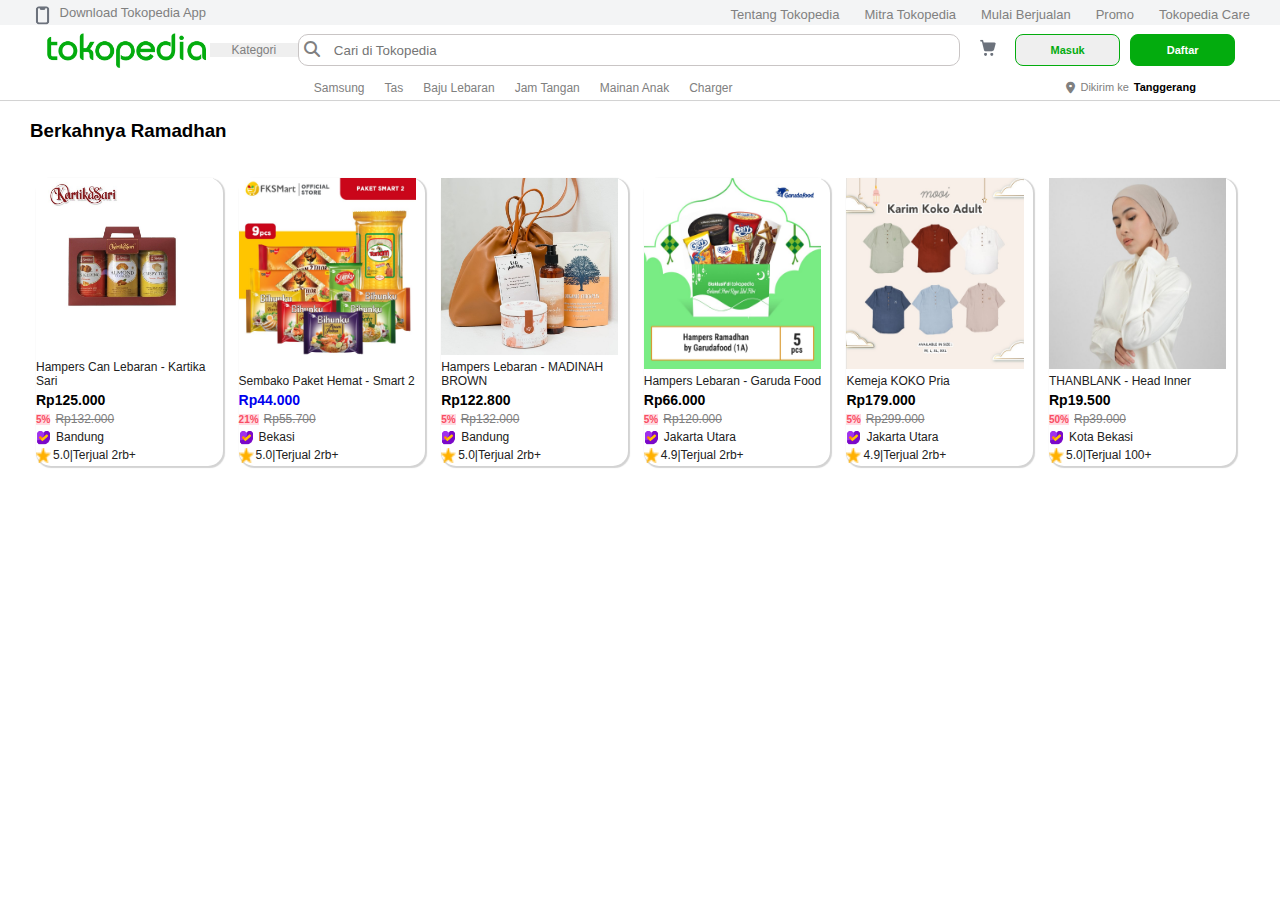
<file: index.html>
<!DOCTYPE html>
<html lang="en">
<head>
    <meta charset="UTF-8">
    <meta http-equiv="X-UA-Compatible" content="IE=edge">
    <meta name="viewport" content="width=device-width, initial-scale=1.0">
    <link rel="stylesheet" href="https://cdnjs.cloudflare.com/ajax/libs/font-awesome/6.4.0/css/all.min.css">
    <title>Tokopedia</title>
    <link rel="stylesheet" href="tokopedia.css">
</head>
<body>
    <div class="container-header">
        <div class="wrapper-header">
            <!-- TOP HEADER -->
            <div class="top-header">
                <div class="download">
                    <img src="1.png" alt="">
                    <!-- <ul><a href=""><i class="fa-solid fa-mobile"></i></a></ul> -->
                    <p><span style="color: grey;">download tokopedia app</span></p>
                </div>
                <nav class="top-navbar">
                    <ul><a href="#">tentang tokopedia</a></ul>
                    <ul><a href="#">mitra tokopedia</a></ul>
                    <ul><a href="#">mulai berjualan</a></ul>
                    <ul><a href="#">promo</a></ul>
                    <ul><a href="#">tokopedia care</a></ul>
                </nav>
                <!-- <li><a href=""><i class="fa-solid fa-bars"></i></a>
                </li> -->
            </div>
            <!-- MIDDLE HEADER -->
            <div class="middle-header">
                <div class="logo">
                    <img src="2.png" alt="">
                </div>
                <div class="logo-kategori">
                    <button class="Kategori">Kategori</button>
                </div>
                <form style="margin:auto">
                    <div class="box-search">
                        <i class="fa-duotone fa-solid fa-magnifying-glass"></i>
                        <input class="search-bar" type="text"
                            placeholder="Cari di Tokopedia" > 
                    </div>
                </form>
                <!-- <div class="box-search">
                    <div class="search-bar">
                        <img src="3.png" alt="">
                        <input placeholder="Cari di Tokopedia">
                    </div>
                </div> -->
                <div class="keranjang">
                    <div class="logo-keranjang">
                        <img src="4.png" alt="">
                    </div>
                </div>
                <div class="button-header">
                    <button class="masuk">Masuk</button>
                    <button class="daftar">Daftar</button>
                </div>
            </div>
            <!-- BOTTOM HEADER -->
            <div class="bottom-header">
                <div class="gap-left-bottom">
                </div>
                <nav class="bottom-navbar">
                    <ul><a href="#">Samsung</a></ul>
                    <ul><a href="#">Tas</a></ul>
                    <ul><a href="#">Baju Lebaran</a></ul>
                    <ul><a href="#">Jam Tangan</a></ul>
                    <ul><a href="#">Mainan Anak</a></ul>
                    <ul><a href="#">Charger</a></ul>
                </nav>
                <div class="location">
                    <ul><a href=""><i class="fa-sharp fa-solid fa-location-dot"></i></a></ul>
                    <div class="dikirim">
                        <p>Dikirim ke</p>
                    </div>
                    <div class="city-name">
                        <p>Tanggerang</p>
                    </div>
                </div>
            </div>
        </div>
    </div>

    <!-- CONTENT LIST ITEMS -->
    <div class="container-content">
        <div class="wrapper-content">
            <h3> Berkahnya Ramadhan</h3>
            <div class="content">
                <div class="content1">
                    <img src="Content1 parsel.jpg" alt="">
                    <div class="detail-content">
                        <p>Hampers Can Lebaran - Kartika Sari</p>
                        <h4>Rp125.000</h4>
                        <div class="discount">
                            <p class="rate-discount">5%</p>
                            <p class="harga" style="color: grey;"><del>Rp132.000</del></p>
                        </div>
                        <div class="store-location">
                            <img src="14.png" alt="">
                            <p>Bandung</p>
                        </div>
                        <div class="rating">
                            <img src="icon-bintang.png" alt="">
                            <p>5.0|Terjual 2rb+</p>
                        </div>
                    </div>
                </div>
                <a href="tokopedia-content.html" class="content1">
                    <img src="Content2 paket sembako.jpg" alt="">
                    <div class="detail-content">
                        <p>Sembako Paket Hemat - Smart 2</p>
                        <h4>Rp44.000</h4>
                        <div class="discount">
                            <p class="rate-discount">21%</p>
                            <p style="color: grey;"><del>Rp55.700</del></p>
                        </div>
                        <div class="store-location">
                            <img src="14.png" alt="">
                            <p>Bekasi</p>
                        </div>
                        <div class="rating">
                            <img src="icon-bintang.png" alt="">
                            <p>5.0|Terjual 2rb+</p>
                        </div>
                    </div>
                </a>
                <div class="content1">
                    <img src="Content3 hampers.jpg" alt="">
                    <div class="detail-content">
                        <p>Hampers Lebaran - MADINAH BROWN</p>
                        <h4>Rp122.800</h4>
                        <div class="discount">
                            <p class="rate-discount">5%</p>
                            <p style="color: grey;"><del>Rp132.000</del></p>
                        </div>
                        <div class="store-location">
                            <img src="14.png" alt="">
                            <p>Bandung</p>
                        </div>
                        <div class="rating">
                            <img src="icon-bintang.png" alt="">
                            <p>5.0|Terjual 2rb+</p>
                        </div>
                    </div>
                </div>
                <div class="content1">
                    <img src="Content4 ramadhan.jpg" alt="">
                    <div class="detail-content">
                        <p>Hampers Lebaran - Garuda Food</p>
                        <h4>Rp66.000</h4>
                        <div class="discount">
                            <p class="rate-discount">5%</p>
                            <p style="color: grey;"><del>Rp120.000</del></p>
                        </div>
                        <div class="store-location">
                            <img src="14.png" alt="">
                            <p>Jakarta Utara</p>
                        </div>
                        <div class="rating">
                            <img src="icon-bintang.png" alt="">
                            <p>4.9|Terjual 2rb+</p>
                        </div>
                    </div>
                </div>
                <div class="content1">
                    <img src="Content5 kemeja koko pria.jpg" alt="">
                    <div class="detail-content">
                        <p>Kemeja KOKO Pria</p>
                        <h4>Rp179.000</h4>
                        <div class="discount">
                            <p class="rate-discount">5%</p>
                            <p style="color: grey;"><del>Rp299.000</del></p>
                        </div>
                        <div class="store-location">
                            <img src="14.png" alt="">
                            <p>Jakarta Utara</p>
                        </div>
                        <div class="rating">
                            <img src="icon-bintang.png" alt="">
                            <p>4.9|Terjual 2rb+</p>
                        </div>
                    </div>
                </div>
                <div class="content1">
                    <img src="Content6 thanblank.jpg" alt="">
                    <div class="detail-content">
                        <p>THANBLANK - Head Inner</p>
                        <h4>Rp19.500</h4>
                        <div class="discount">
                            <p class="rate-discount">50%</p>
                            <p style="color: grey;"><del>Rp39.000</del></p>
                        </div>
                        <div class="store-location">
                            <img src="14.png" alt="">
                            <p>Kota Bekasi</p>
                        </div>
                        <div class="rating">
                            <img src="icon-bintang.png" alt="">
                            <p>5.0|Terjual 100+</p>
                        </div>
                    </div>
                </div>
            </div>
        </div>
    </div>

</body>
</html>
</file>
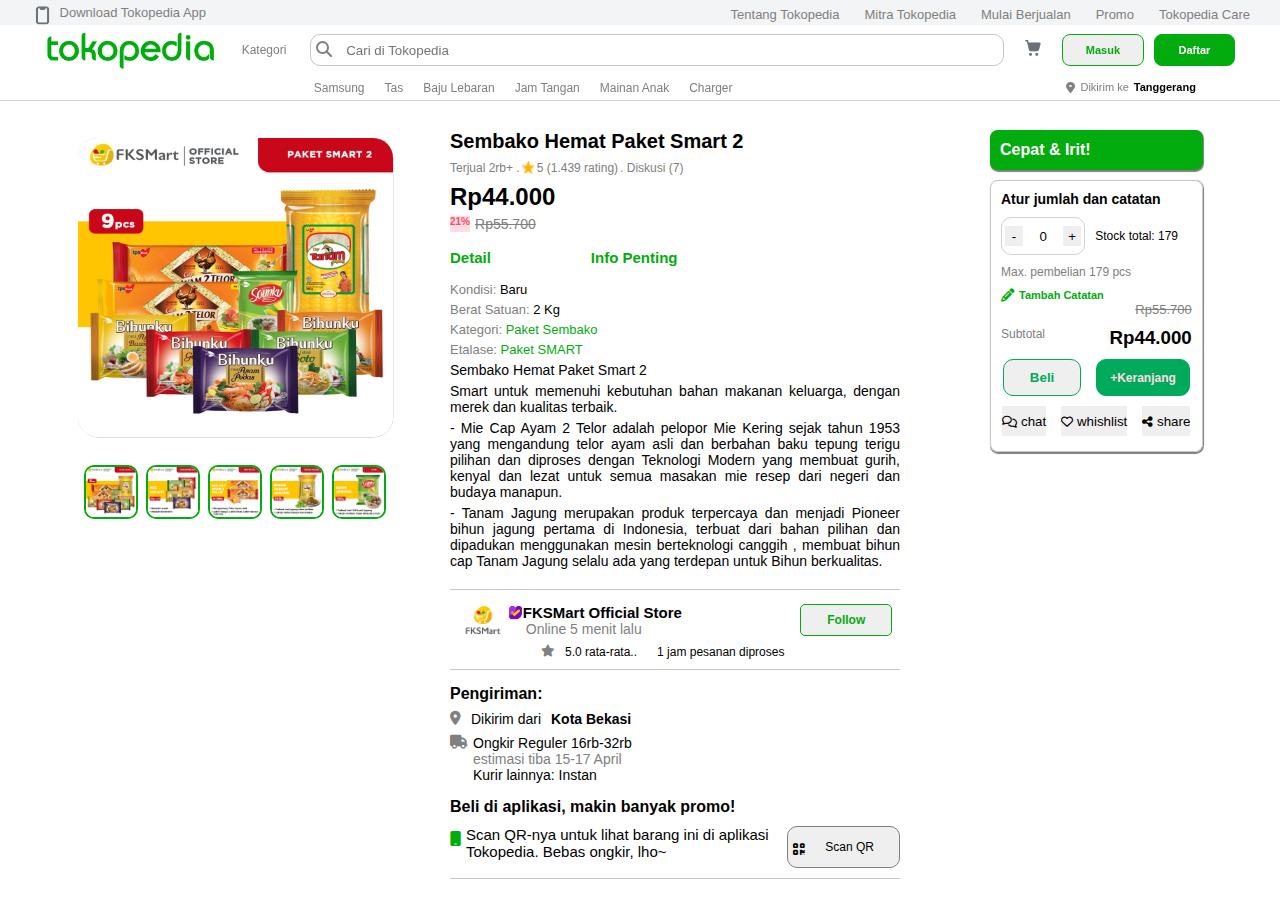
<file: tokopedia-content.html>
<!DOCTYPE html>
<html lang="en">
<head>
    <meta charset="UTF-8">
    <meta http-equiv="X-UA-Compatible" content="IE=edge">
    <meta name="viewport" content="width=device-width, initial-scale=1.0">
    <link rel="stylesheet" href="https://cdnjs.cloudflare.com/ajax/libs/font-awesome/6.4.0/css/all.min.css">
    <title>Tokopedia</title>
    <link rel="stylesheet" href="content.css">
</head>
<body>
    <div class="container-header">
        <div class="wrapper-header">
            <!-- TOP HEADER -->
            <div class="top-header">
                <div class="download">
                    <img src="1.png" alt="">
                    <!-- <ul><a href=""><i class="fa-solid fa-mobile"></i></a></ul> -->
                    <p><span style="color: grey;">download tokopedia app</span></p>
                </div>
                <nav class="top-navbar">
                    <ul><a href="#">tentang tokopedia</a></ul>
                    <ul><a href="#">mitra tokopedia</a></ul>
                    <ul><a href="#">mulai berjualan</a></ul>
                    <ul><a href="#">promo</a></ul>
                    <ul><a href="#">tokopedia care</a></ul>
                </nav>
            </div>
            <!-- MIDDLE HEADER -->
            <div class="middle-header">
                <div class="logo">
                    <img src="2.png" alt="">
                </div>
                <div class="logo-kategori">
                    <button class="Kategori">Kategori</button>
                </div>
                <form style="margin:auto">
                    <div class="box-search">
                        <i class="fa-duotone fa-solid fa-magnifying-glass"></i>
                        <input class="search-bar" type="text"
                            placeholder="Cari di Tokopedia" > 
                    </div>
                </form>
                <!-- <div class="box-search">
                    <div class="search-bar">
                        <img src="3.png" alt="">
                        <input placeholder="Cari di Tokopedia">
                    </div>
                </div> -->
                <div class="keranjang">
                    <div class="logo-keranjang">
                        <img src="4.png" alt="">
                    </div>
                </div>
                <div class="button-header">
                    <button class="masuk">Masuk</button>
                    <button class="daftar">Daftar</button>
                </div>
            </div>
            <!-- BOTTOM HEADER -->
            <div class="bottom-header">
                <div class="gap-left-bottom">
                </div>
                <nav class="bottom-navbar">
                    <ul><a href="#">Samsung</a></ul>
                    <ul><a href="#">Tas</a></ul>
                    <ul><a href="#">Baju Lebaran</a></ul>
                    <ul><a href="#">Jam Tangan</a></ul>
                    <ul><a href="#">Mainan Anak</a></ul>
                    <ul><a href="#">Charger</a></ul>
                </nav>
                <div class="location">
                    <ul><a href=""><i class="fa-sharp fa-solid fa-location-dot"></i></a></ul>
                    <div class="dikirim">
                        <p>Dikirim ke</p>
                    </div>
                    <div class="city-name">
                        <p>Tanggerang</p>
                    </div>
                </div>
            </div>
        </div>
    </div>

    <!-- TOKOPEDIA PRODUCT DETAIL -->
    <div class="container-content">
        <div class="wrapper-content">
            <nav class="content-header-list">
                <ul><a href="#">Home</a></ul>
                <ul><a href="">></a></ul>
                <ul><a href="">Makanan & Minuman</a></ul>
                <ul><a href="">></a></ul>
                <ul><a href="">Hampers, Parsel, dan Paket Makanan</a></ul>
                <ul><a href="">></a></ul>
                <ul><a href="">Paket Sembako</a></ul>
                <ul><a href="">></a></ul>
                <ul><a href="">Sembako Hemat</a></ul>
            </nav>
            <div class="product-details">
                <div class="display-product">
                    <div class="main-img">
                        <img src="Content2 paket sembako.jpg" alt="">
                    </div>
                    <div class="other-img">
                        <img src="Content2 paket sembako.jpg" alt="">
                        <img src="others2.jpg" alt="">
                        <img src="others3.jpg" alt="">
                        <img src="others4.jpg" alt="">
                        <img src="others5.jpg" alt="">
                    </div>
                </div>
                <div class="descriptions">
                    <div class="product-name">
                        <h2>Sembako Hemat Paket Smart 2</h2>
                    </div>
                    <div class="rating-product">
                        <p>Terjual 2rb+  . </p>
                        <img src="icon-bintang.png" alt="">
                        <p> 5 (1.439 rating)</p>
                        <p> . Diskusi (7)</p>
                    </div>
                    <div class="price-product">
                        <h2>Rp44.000</h2>
                    </div>
                    <div class="discount-product">
                        <p class="rate-discount">21%</p>
                        <p class="first-price" style="color: grey;"><del>Rp55.700</del></p>
                    </div>
                    <div class="tab-detail-important">
                        <button class="detail">Detail</button>
                        <button class="info-penting">Info Penting</button>
                    </div>
                    <div class="detail-description">
                        <p> <span style="color: grey;">Kondisi:</span>
                            <span style="color: black;">Baru</span></p>
                        <p> <span style="color: grey;">Berat Satuan:</span>
                            <span style="color: black;">2 Kg</span></p>
                        <p> <span style="color: grey;">Kategori:</span>
                            <span style="color: #03ac0e;">Paket Sembako</span></p>
                        <p> <span style="color: grey;">Etalase:</span>
                            <span style="color: #03ac0e;">Paket SMART</span></p>
                        <div class="isi">
                            <p>Sembako Hemat Paket Smart 2</p>
                            <p class="judul" style="text-align: justify;">Smart untuk memenuhi kebutuhan bahan makanan keluarga, dengan merek dan kualitas terbaik.
                            <p style="text-align: justify;"> - Mie Cap Ayam 2 Telor adalah pelopor Mie Kering sejak tahun 1953 yang mengandung telor ayam asli dan berbahan baku tepung terigu pilihan dan diproses dengan Teknologi Modern yang membuat gurih, kenyal dan lezat untuk semua masakan mie resep dari negeri dan budaya manapun. </p>
                            <p style="text-align: justify;"> - Tanam Jagung merupakan produk terpercaya dan menjadi Pioneer bihun jagung pertama di Indonesia, terbuat dari bahan pilihan dan dipadukan menggunakan mesin berteknologi canggih , membuat bihun cap Tanam Jagung selalu ada yang terdepan untuk Bihun berkualitas.
                            </p>
                        </div>
                    </div>
                    <div class="store-profil">
                        <div class="store">
                            <img src="fkslogo.png" alt="">
                            <div class="store-status">
                                <div class="name">
                                    <img src="14.png" alt="">
                                    <h4>FKSMart Official Store</h4>
                                </div>
                                <p style="font-size: 14px;">Online 5 menit lalu</p>
                            </div>
                            <button style="color: #03ac0e; font-weight: bold; font-size: 12px;">Follow</button>
                        </div>
                        <div class="store-activeness">
                            <div class="gap-store-activeness"></div>
                            <i class="fa-solid fa-star" style="color: grey"></i>5.0 rata-rata..</p>
                            <p>1 jam pesanan diproses</p>
                        </div>
                    </div>
                    <div class="pengiriman">
                        <h4>Pengiriman:</h4>
                        <div class="dikirim-dari">
                            <i class="fa-sharp fa-solid fa-location-dot" style="color: grey;"></i>
                            <p>Dikirim dari</p>
                            <p style="font-weight: bold;">Kota Bekasi</p>
                        </div>
                        <div class="ongkir">
                            <i class="fa-duotone fa-solid fa-truck" style="color: grey;"></i>
                            <div class="ket-ongkir">
                                <p>Ongkir Reguler 16rb-32rb</p>
                                <p style="color: grey;">estimasi tiba 15-17 April</p>
                                <p>Kurir lainnya: Instan</p>
                                <!-- <p>lihat pilihan kurir</p> -->
                            </div>
                        </div>
                    </div>
                    <div class="promosi">
                        <h4>Beli di aplikasi, makin banyak promo!</h4>
                        <div class="promo-app">
                            <i class="fa-solid fa-mobile" style="color: #03ac0e;"></i>
                            <p>Scan QR-nya untuk lihat barang ini di aplikasi Tokopedia. Bebas ongkir, lho~</p>
                            <button>
                                <i class="fa-solid fa-qrcode"></i>
                                <p style="font-size: 12px;">Scan QR</p>
                            </button>
                        </div>
                    </div>

                </div>
                
                <div class="flying-box">
                    <div class="tab">
                        <p>Cepat & Irit!</p>
                    </div>
                    <div class="box-order">
                        <div class="kuantitas">
                            <p class="atur">Atur jumlah dan catatan</p>
                            <div class="stock-quantity">
                                <form id='myform' method='POST' class='quantity' action='#'>
                                    <input type='button' value='-' class='qtyminus minus' field='quantity' />
                                    <input type='text' name='quantity' value='0' class='qty' />
                                    <input type='button' value='+' class='qtyplus plus' field='quantity' />
                                </form>
                                <p>Stock total: 179</p>
                            </div>
                            <p class="max">Max. pembelian 179 pcs</p>
                            <div class="catatan">
                                <i class="fa-solid fa-pencil"></i>
                                <p>Tambah Catatan</p>
                            </div>
                        </div>
                        <div class="total-kuantitas">
                            <p class="then"><del>Rp55.700</del></p>
                            <div class="subtotal">
                                <p>Subtotal</p>
                                <h3>Rp44.000</h3>
                            </div>
                            <div class="buy-cart">
                                <button class="beli">Beli</button>
                                <button class="cart">+Keranjang</button>
                            </div>
                            <div class="whishlist">
                                <button><i class="fa-regular fa-comments"></i> chat </button>
                                <button><i class="fa-regular fa-heart"></i> whishlist </button>
                                <button><i class="fa-solid fa-share-nodes"></i> share </button>
                            </div>
                        </div>
                    </div>
                </div>
            </div>
        </div>
    </div>
</body>
</html>
</file>
<file: tokopedia.css>
*{
    padding: 0;
    margin: 0;
    box-sizing: inherit;
    font-family: Verdana, Geneva, Tahoma, sans-serif;
}
body{
    width: 100%;
}
.container-header{
    width: 100%;
    min-height: 50px;
}

.wrapper-header{
    width: 100%;
    box-shadow: 0.5px 0.5px 0.5px 0.5px lightgray ;
}
/* TOP-HEADER */
.top-header{
    display: flex;
    justify-content: space-between;
    background-color: #f3f4f5;
    text-transform: capitalize;
    padding: 5px 0px 0px 0px;
    font-weight: lighter;
}

.top-navbar ul a{
    text-decoration: none;
    color: #808080;
    font-size: 13px;
}

.download{
    display: flex;
    gap: 10px;
    font-size: 13px;
    margin-left: 35px;
}

.download img{
    color: grey;
    height: 20px;
}

.top-navbar{
    display: flex;
    list-style-type: none;
    gap: 25px;
    margin-right: 30px;
}

.top-navbar li a{
    text-decoration: none;
    color: grey;
    font-size: 13px;
}

.top-header li{
    text-decoration: none;
    list-style-type: none;
}

.top-header li a{
    color: #808080;
    right: 5%;
}

/* MIDDLE HEADER */
.middle-header{
    display: flex;
    /* justify-content: space-around; */
    /* gap: 10px; */
    height: 50px;
    width: 93%;
    margin:auto;
}
.logo{
    width: 15%;
    display: flex;
    align-items: center;
    /* align-content: flex-start; */
}
.logo img{
    display: flex;
    width: 100%;
}
.logo-kategori{
    width: 8%;
    display: flex;
    /* margin-right: 100px; */
    align-items: center;
    text-align: center;
}

.logo-kategori button{
    width: 100%;
    color: grey;
    font-size: 12px;
    font-weight: lighter;
    cursor: pointer;
    border: none;
}

form{
    width: 60%;
    height: 30px;
    display: flex;
    border: 1px solid #c9c5c5;
    border-radius: 10px;
    align-items: center;

}
.box-search i {
    position: absolute;
    display: flex;
    align-items: center;
    color: grey;
}

.box-search {
    width: 100%;
    margin: 5px;
}

.search-bar {
    width: 90%;
    text-align: start;
    margin-left: 30px;
    border: none;
}
/* .box-search{
    display: flex;
    width: 55%;
    align-items: center;

}
.search-bar{
    width: 100%;
    height: 15px;
    display: flex;

    border: 1px solid #c9c5c5;
    border-radius: 10px;
    align-items: center;
    gap: 15px;
    padding: 8px;
}

.search-bar img{
    width: 20px;
    height: 20px;
}

.search-bar input{
    border: none;
} */
.keranjang{
    display: flex;
    justify-content: center;
    width: 5%;
    align-items: center;
}

.logo-keranjang img{
    width: 20px;
    height: 20px;
}

.button-header{
    width: 20%;
    gap: 10px;
    display: flex;
    align-items: center;
    justify-content: center;

}

.button-header .masuk{
    width: 50%;
    height: 30px;
    border: 0.1px solid #03ac0e;
    border-radius: 8px;
    font-weight: bold; 
    color: #03ac0e; 
    font-size: 11px;
    cursor: pointer;
}

.button-header .daftar{
    width: 50%;
    height: 30px;
    border: 0.1px solid #03ac0e;
    border-radius: 8px;
    font-weight: bold; 
    background-color: #03ac0e; 
    color: #ffff;
    font-size: 11px;
    cursor: pointer;
}

/* BOTTOM HEADER */
.bottom-header{
    display: flex;
    height: 25px;
    width: 98%;
    margin:auto;
    align-items: center;
}

.gap-left-bottom{
    width: 24%;
}

.bottom-navbar{
    display: flex;
    font-size: 12px;
    color: grey;
    width: 60%;
    list-style-type: none;
    gap: 20px;
}

.bottom-navbar ul a{
    text-decoration: none;
    color: #808080;
}

.location{
    display: flex;
    gap: 5px;
    font-size: 12px;
}

.location ul a{
    color: grey;
}

.dikirim{
    width: 50%;
}
.dikirim p{
    font-weight: lighter;
    color: grey;
    font-size: 11px;
}

.city-name{
    width: 50%;
}

.city-name p{
    font-weight: bold;
    font-size: 11px;
    
}

/* CONTENT LIST ITEMS */
.container-content{
    width: 100%;
}

.wrapper-content{
    display: flex;
    flex-direction: column;
    /* justify-content: space-around; */
    /* gap: 10px; */
    height: 50px;
    /* width: auto; */
    margin:auto;
    gap: 10px;
}

.wrapper-content h3{
    margin: 20px 10px 20px 30px;
    text-align: left;
    font-weight: 15px;
}

.content{
    display: flex;
    flex-wrap: wrap;
    /* flex-direction: row; */
    gap: 10px;
    padding: 3px 3px 3px 3px;
    margin-left: 30px;
}

.content1{
    display: flex;
    flex-direction: column;
    width: 15%;
    /* border: solid 1px grey; */
    gap: 5px;
    transition: transform 0.3s ease;
    border-radius: 15px;
    box-shadow: 1px 1px 1px 0.5px lightgray ;
    margin: 3px 3px 3px 3px;
    
}

.content1:hover{
    transform: scale(1.1);
}

.content1 img{
    display: flex;
    justify-content: center;
    align-content: center;
    width: 95%;
    height: 90%;
}

/* .contenty{
    display: flex;
    flex-direction: column;
    width: 16%;
    border: solid 1px grey;
    gap: 5px;
    transition: transform 0.3s ease;
    border-radius: 15px;
    box-shadow: 1px 1px 1px 0.5px lightgray ;
    margin: 3px 3px 3px 3px;
    box-sizing: inherit;
}

.contenty:hover{
    transform: scale(1.1);
} */

.content a.content1{
    text-decoration: none;
}
/* .detail-content{
    display: flex;
    flex-direction: column;
    margin-left: 0px 2px 2px 8px;
    text-decoration: none;
} */
.detail-content p{
    font-size: 12px;
    color: #212121;
    white-space: pre-wrap;
    word-break: keep-all;
    margin-bottom: 4px;
    text-decoration: none;
    box-sizing: inherit;
}

.detail-content h4{
    font-weight: bold;
    font-size: 14px;
    margin-bottom: 4px;
    box-sizing: inherit;
}

.detail-content .discount{
    display: flex;
    gap: 5px;
    /* height: 30px; */
    align-items: center;
    box-sizing: inherit;
}

.discount p.rate-discount{
    font-weight: bold;
    font-size: 10px;
    color: #f94d63;
    background-color: #ffdbe2;
    height: fit-content;
}

.store-location{
    display: flex;
    align-items: left;
    gap: 5px;
    width: 100%;
    box-sizing: inherit;
}

.store-location img{
    width: 15px;
    height: 15px;
}

.store-location p{
    text-align: center;
}

.rating{
    display: flex;
    gap: 2px;
    box-sizing: inherit;
}

.rating img{
    width: 15px;
    height: 15px;
}

@media screen and (max-width: 600px){
    /* top header */
    .top-header, .logo-kategori, .bottom-header, .gap-left-bottom, .keranjang, .wrapper-content>h3{
        display: none;
    }
    .middle-header{
        gap: 10px;
    }
    .box-search{
        width: 50%;
        /* height: 15%; */
    }

    .button-header{
        width: 30%;
    }
    /* content */

    .wrapper-content{
        display: flex;
        flex-direction: column;
    }
    .content{
        display: flex;
        flex-direction: column;
        align-items: center;
        width: fit-content;
        gap: 30px;
        margin-top: 20px;
    }
    .content1{
        display: flex;
        flex-direction: column;
        width: 85%;
        /* border: solid 1px grey; */
        gap: 5px;
        transition: transform 0.3s ease;
        border-radius: 15px;
        box-shadow: 1px 1px 1px 0.5px lightgray ;
        margin: 3px 3px 3px 3px;
    }
    
    .detail-content p{
        font-size: 10px;
        color: #212121;
        white-space: pre-wrap;
        word-break: keep-all;
        margin-bottom: 2px;
        text-decoration: none;
        box-sizing: inherit;
    }
    
    .detail-content h4{
        font-weight: bold;
        font-size: 12px;
        margin-bottom: 2px;
        box-sizing: inherit;
    }
    
    .detail-content .discount{
        display: flex;
        gap: 3px;
        /* height: 30px; */
        align-items: center;
        box-sizing: inherit;
    }
    
    .discount .harga{
        font-size: 12px;
    }
    .discount p.rate-discount{
        font-weight: bold;
        font-size: 8px;
        color: #f94d63;
        background-color: #ffdbe2;
        height: fit-content;
    }
    
    .store-location{
        display: flex;
        align-items: left;
        gap: 3px;
        width: 100%;
        box-sizing: inherit;
    }
    
    .store-location img{
        width: 15px;
        height: 15px;
    }
    
    .store-location p{
        text-align: center;
    }
    
    .rating{
        display: flex;
        gap: 2px;
        box-sizing: inherit;
    }
    
    .rating img{
        width: 15px;
        height: 15px;
    }


}
</file>
<file: content.css>
*{
    padding: 0;
    margin: 0;
    box-sizing: inherit;
    font-family: Verdana, Geneva, Tahoma, sans-serif;
}

.container-header{
    width: 100%;
}

.wrapper-header{
    width: 100%;
    box-shadow: 0.5px 0.5px 0.5px 0.5px lightgray ;
    position: fixed;
    background-color: white;
}
/* TOP-HEADER */
.top-header{
    display: flex;
    justify-content: space-between;
    background-color: #f3f4f5;
    text-transform: capitalize;
    padding: 5px 0px 0px 0px;
    font-weight: lighter;
    /* position: relative; */
}

.top-navbar ul a{
    text-decoration: none;
    color: #808080;
    font-size: 13px;
}

.download{
    display: flex;
    gap: 10px;
    font-size: 13px;
    margin-left: 35px;
}

.download img{
    color: grey;
    height: 20px;
}

.top-navbar{
    display: flex;
    list-style-type: none;
    gap: 25px;
    margin-right: 30px;
}

.top-navbar li a{
    text-decoration: none;
    color: grey;
    font-size: 13px;
}


/* MIDDLE HEADER */
.middle-header{
    display: flex;
    /* justify-content: space-around; */
    /* gap: 10px; */
    height: 50px;
    width: 93%;
    margin:auto;
    position: sticky;
}
.logo{
    width: 15%;
    display: flex;
    align-items: center;
    /* align-content: flex-start; */
}
.logo img{
    display: flex;
    width: 100%;
}
.logo-kategori{
    width: 8%;
    display: flex;
    /* margin-right: 100px; */
    align-items: center;
    text-align: center;
}

.logo-kategori button{
    width: 100%;
    color: grey;
    background-color: white;
    font-size: 12px;
    font-weight: lighter;
    cursor: pointer;
    border: none;
}

form{
    width: 60%;
    height: 30px;
    display: flex;
    border: 1px solid #c9c5c5;
    border-radius: 10px;
    align-items: center;

}
.box-search i {
    position: absolute;
    display: flex;
    align-items: center;
    color: grey;
}

.box-search {
    width: 100%;
    margin: 5px;
}

.search-bar {
    width: 90%;
    text-align: start;
    margin-left: 30px;
    border: none;
}

.keranjang{
    display: flex;
    justify-content: center;
    width: 5%;
    align-items: center;
}

.logo-keranjang img{
    width: 20px;
    height: 20px;
}

.button-header{
    width: 15%;
    gap: 10px;
    display: flex;
    align-items: center;
    justify-content: center;

}

.button-header .masuk{
    width: 50%;
    height: 30px;
    border: 0.1px solid #03ac0e;
    border-radius: 8px;
    font-weight: bold; 
    color: #03ac0e; 
    font-size: 11px;
    cursor: pointer;
}

.button-header .daftar{
    width: 50%;
    height: 30px;
    border: 0.1px solid #03ac0e;
    border-radius: 8px;
    font-weight: bold; 
    background-color: #03ac0e; 
    color: #ffff;
    font-size: 11px;
    cursor: pointer;
}

/* BOTTOM HEADER */
.bottom-header{
    display: flex;
    height: 25px;
    width: 98%;
    margin:auto;
    align-items: center;
    position: relative;
}

.gap-left-bottom{
    width: 24%;
}

.bottom-navbar{
    display: flex;
    font-size: 12px;
    color: grey;
    width: 60%;
    list-style-type: none;
    gap: 20px;
}

.bottom-navbar ul a{
    text-decoration: none;
    color: #808080;
}

.location{
    display: flex;
    gap: 5px;
    font-size: 12px;
}

.location ul a{
    color: grey;
}

.dikirim{
    width: 50%;
}
.dikirim p{
    font-weight: lighter;
    color: grey;
    font-size: 11px;
}

.city-name{
    width: 50%;
}

.city-name p{
    font-weight: bold;
    font-size: 11px;
    
}

/* TOKOPEDIA PRODUCT DETAIL */ 
  /* header */
.container-content{
    padding-top: 60px;
    width: 100%;

}
.wrapper-content{
    width: 100%;
    /* margin: 0px 60px 0px 60px; */
    /* display: flex; */
}

.content-header-list {
    display: flex;
    flex-direction: row;
    height: 25px;
    margin: 0px 60px 0px 80px;
    gap: 10px;
    padding-top: 10px;
}

.content-header-list ul a{
    text-decoration: none;
    font-size: 12px;
    color: #00aa5b;
}

/* product */
.product-details{
    display: grid;
    grid-template-columns: minmax(400px, 300px) minmax(400px, 480px) minmax(300px, 200px);
    width: auto;
    /* justify-content: center; */
    padding: 25px 10px 10px 30px;
}

.display-product{
    display: flex;
    flex-direction: column;
    width: auto;
    height: 100%;
    padding: 10px 20px 10px 30px;
    gap: 20px;
    /* justify-content: center;  */
}
.display-product .main-img{
    width: 100%;
    display: flex;
    flex-direction: column;
    align-items: center;
}
.main-img{
    display: flex;
    justify-content: center;
    align-items: center;
}
.main-img img{
    width: 90%;
    height: 95%;
    border-radius: 20px;
    box-shadow: 0.1px 0.1px 0.1px 0.1px grey;
}

.display-product .other-img{
    display: flex;
    max-width: 100%;
    gap: 8px;
    justify-content: center;
}

.other-img{
    width: 100%;
    margin: 0;
    
}

.other-img img{
    width: 50px;
    height: 50px;
    border-radius: 10px;
    border: 2px solid #03ac0e;
}

/* description */
.descriptions{
    width: auto;
    padding: 10px 10px 10px 20px;
}

.product-name h2{
    font-size: 20px;
}
.rating-product{
    display: flex;
    font-size: 12px;
    color: #808080;
    padding-top: 8px;
    gap: 2px;
}

.rating-product img{
    width: 13px;
    height: 13px;
}

.price-product{
    padding: 8px 0px 5px 0px;
}

.discount-product{
    display: flex;
    gap: 5px;
    text-align: center;
}

.rate-discount{
    font-size: 10px;
    font-weight: bold;
    color: #f94d63;
    background-color: #ffdbe2;
    text-align: center;
}
.first-price{
    font-size: 14px;
}

.tab-detail-important{
    gap: 100px;
    /* margin-top: 20px; */
    height: 50px;  
    display: flex;  
}

.tab-detail-important button{
    border: none;
    background-color: white;
    font-weight: bold;
    color: #03ac0e;
    font-size: 15px;
}

.detail-description p{
    font-size: 13px;
    padding-bottom: 5px;
    text-justify: distribute;
}
.isi{
    padding-bottom: 15px;
}
.isi p{
    width: auto;
    text-justify: auto;
    font-size: 14px;
}

/* descriptions-profil */
.store-profil{
    width: auto;
    border-top: 0.1px solid #c9c5c5;
    border-bottom: 0.1px solid #c9c5c5;
    padding: 5px 0px 5px 0px;
}

.store-profil .store{
    display: flex;
    width: 100%;
    justify-content: center;
    align-items: center;
}

.store-status{
    width: 65%;
    height: 100%;
    display: flex;
    flex-direction: column;
    justify-content: left;
}
.store-status p{
    padding-left: 18px;
    font-size: 11px;
    color: #808080;
}
.store img{
    width: 50px;
    height: 50px;
}

.store-status .name{
    display: flex;
    align-items: center;
}

.name{
    font-size: 15px;
}

.store-status img{
    width: 15px;
    height: 15px;
}

.store button{
    width: 20%;
    height: 30px;
    border: 0.2px solid #03ac0e;
    border-radius: 5px;
}

.gap-store-activeness{
    width: 18%;
}
.store-activeness{
    display: flex;
    /* padding-left: 40px; */
    font-size: 12px;
    gap: 10px;
    padding-bottom: 5px;
}

/* description pengiriman */
.pengiriman{
    display: flex;
    flex-direction: column;
    gap: 8px;
    padding-top: 15px;
}

.dikirim-dari{
    display: flex;
    gap: 10px;
    font-size: 14px;
}

.ongkir{
    display: flex;
    font-size: 14px;
    gap: 5px;
}

.ongkir .ket-ongkir .kurir{
    display: flex;
    justify-content: space-between;
    align-content: space-between;
}

/* description promosi */
.promosi{
    display: flex;
    flex-direction: column;
    padding-top: 15px;
    padding-bottom: 10px;
    gap: 10px;
    border-bottom: 0.5px solid #c9c5c5;
}
.promo-app{
    display: flex;
    gap: 5px;
    font-size: 15px;
}

.promo-app p{
    width: 80%;
}

.promo-app i{
    padding-top: 5px;
}

.promo-app button{
    width: 28%;
    height: 40px;
    display: flex;
    justify-content: center;
    align-items: center;
    border: 0.5px solid #808080;
    border-radius: 10px;
    gap: 0;
}

/* flying box  */

.flying-box{
    width: auto;
    padding: 10px 10px 10px 30px;
    display: flex;
    flex-direction: column;
    gap: 10px;
    position: fixed;
    left: 75%;
    background-color: white;
    /* position: fixed; */

}
.tab p{
    /* width: 100%; */
    height: 40px;
    background-color: #03ac0e;
    color: white;
    display: flex;
    align-items: center;
    border-radius: 8px;
    padding-left: 10px;
    font-weight: bold;
    box-shadow: 0.5px 0.8px 0.8px 0.5px grey;;
}

.box-order{
    border:1px solid #c9c5c5;
    padding: 10px 10px 10px 10px;
    border-radius: 8px;
    display: flex;
    flex-direction: column;
    /* gap: 30px; */
    height: 250px;
    box-shadow: 0.5px 0.8px 0.8px 0.5px grey;
}
.kuantitas{
    /* padding-left: 10px; */
    display: flex;
    flex-direction: column;
    gap: 10px;
}

.kuantitas p.atur{
    font-size: 14px;
    font-weight: bold;
}
.kuantitas .max{
    color: #808080;
}
.stock-quantity{
    display: flex;
    align-items: center;
    gap: 10px;
}

.stock-quantity p{
    font-size: 12px;
}
/* quantity box */
.stock-quantity form{
    text-align: center;
    padding: 3px;
    border: 1px solid lightgrey;
    /* margin: 2%; */
    width: 40%;
}
.qty {
    width: 40px;
    height: 20px;
    text-align: center;
    border: none;
}
input.qtyplus { 
    width:25px; 
    height:20px;
    border: none;
    cursor: pointer;
}
input.qtyminus { 
    width:25px; 
    height:20px;
    border: none;
    cursor: pointer;
}
/*  */

.kuantitas p.max{
    font-size: 12px;
}

.catatan{
    display: flex;
    color: #03ac0e;
    gap: 5px;
    font-weight: bold;
    cursor: pointer;
}
.catatan p{
    font-size: 11px;
}
.catatan i{
    font-size: smaller;
}

.total-kuantitas{
    display: flex;
    flex-direction: column;
    gap: 10px;
}
.total-kuantitas .then{
    text-align: right;
    color: #808080;
    font-size: 13px;
}
.subtotal{
    display: flex;
    justify-content: space-between;
}

.subtotal p{
    color: #808080;
    font-size: 12px;
    text-align: center;
}

.buy-cart{
    display: flex;
    gap: 15px;
    justify-content: center;
}
.buy-cart button{
    width: 40%;
    height: 35px;
    /* background-color: #03ac0e; */
    border-color: #03ac0e;
    border: 0.5px solid #00aa5b;
    border-radius: 10px;
    cursor: pointer;
}

.buy-cart .beli{
    color: #00aa5b;
    font-weight: bold;
}

.buy-cart .cart{
    color: #ffdbe2;
    font-weight: bold;
    background-color: #00aa5b;
    width: 48%;
    font-size: 12px;
}

.whishlist{
    width: 100%;
    height: 30px;
    display: flex;
    gap: 15px;
    border: none;
    justify-content: center;
    background-color: white;
}

.whishlist button{
    border: none;
    cursor: pointer;
}
.whishlist i{
    font-size: 12px;
}

@media screen and (max-width: 600px){
    /* top header */
    .top-header, .logo-kategori, .bottom-header, .gap-left-bottom, .keranjang, .wrapper-content>h3{
        display: none;
    }
    .middle-header{
        gap: 8px;
        width: fit-content;
        position: inherit;
        background-color: white;
        display: flex;
        justify-content: center;
        align-items: center;
        padding: 3px 3px 3px 3px;
    }
    .middle-header .logo{
        width: 15%;
        height: 15%;
        display: flex;
        align-content: center;
    }
    .container-header{
        width: 100%;
        position: static;
    }
    .box-search{
        display: flex;
        text-align: left;
        width: 85%;
        height: 40%;
    }
    .button-header{
        width: 30%;
    }
    /* content */
    .wrapper-content{
        display: flex;
        flex-direction: column;
        top: 15%;
    }

    .product-details{
        display: flex;
        flex-direction: column;
        padding: 0px;
        margin: 0px;
    }
    .content-header-list{
        display: none;
    }
    .descriptions{
        width: auto;
        padding: 20px 30px 20px 30px;
    }
    .flying-box{
        width: auto;
        /* padding: 10px 10px 10px 30px; */
        /* gap: 10px; */
        background-color: white;
        position: inherit;
        display: flex;
        align-content: flex-start;
    }

    .box-order{
        border:1px solid #c9c5c5;
        padding: 10px 10px 10px 10px;
        border-radius: 8px;
        display: flex;
        flex-direction: column;
        /* gap: 30px; */
        height: 250px;
        box-shadow: 0.5px 0.8px 0.8px 0.5px grey;
    }

    .total-kuantitas{
        display: flex;
        flex-direction: column;
        gap: 10px;
    }
    .tab, .kuantitas{
        display: none;
    }
}
</file>
